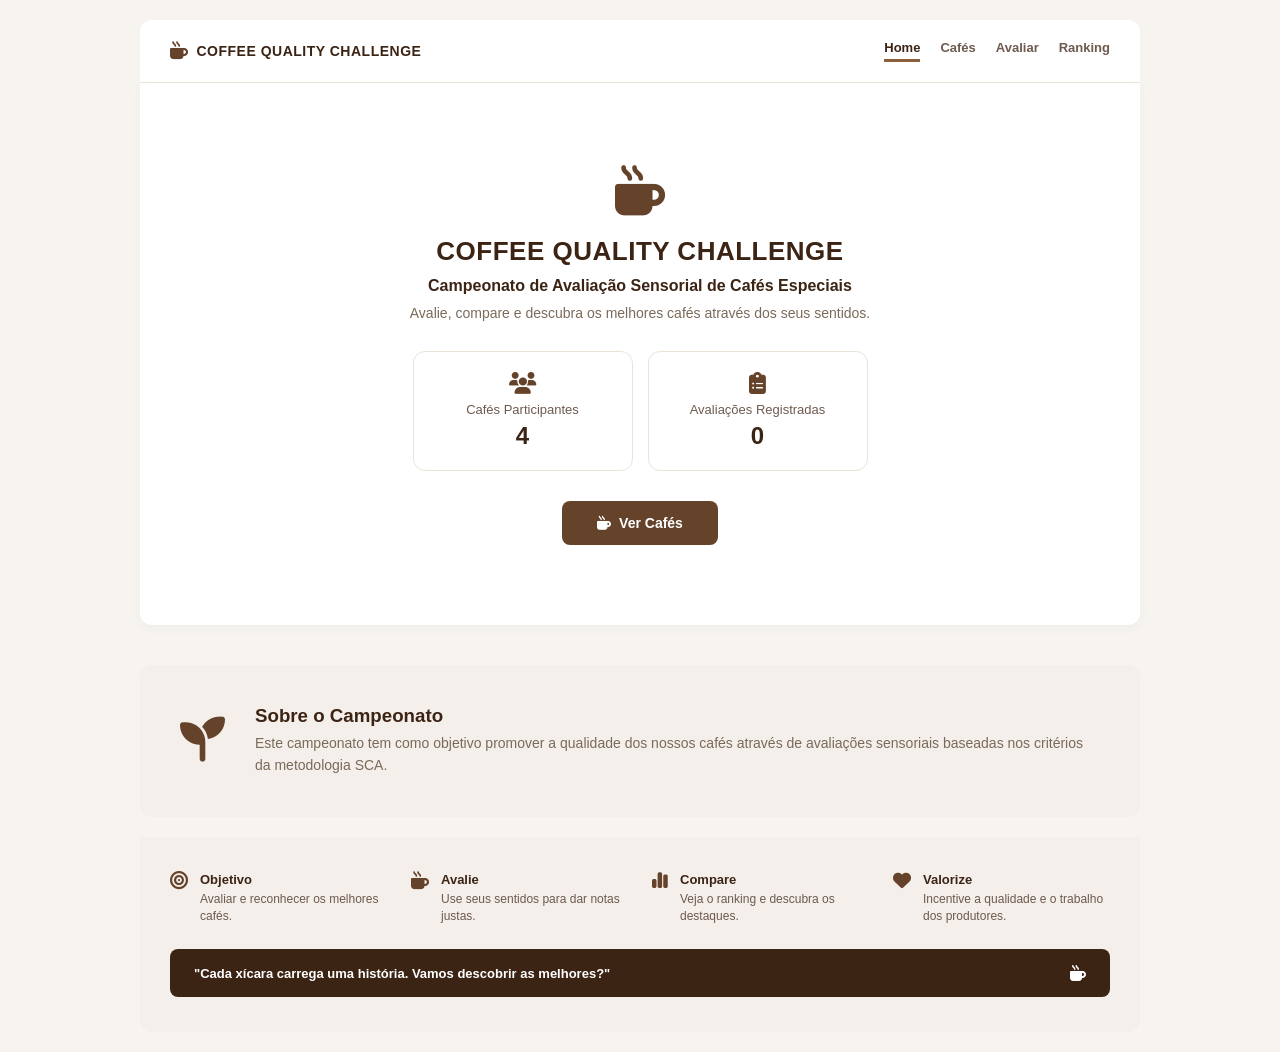
<file: index.html>
<!DOCTYPE html>
<html lang="pt-BR">
<head>
<meta charset="UTF-8">
<meta name="viewport" content="width=device-width, initial-scale=1.0">
<title>Coffee Quality Challenge - Home</title>
<link rel="stylesheet" href="https://cdnjs.cloudflare.com/ajax/libs/font-awesome/6.4.2/css/all.min.css">
<link rel="stylesheet" href="styles.css">
</head>
<body>

<header>
  <div class="logo"><i class="fa-solid fa-mug-hot"></i> COFFEE QUALITY CHALLENGE</div>
  <nav>
    <a href="index.html" class="active">Home</a>
    <a href="cafes.html">Cafés</a>
    <a href="avaliar.html">Avaliar</a>
    <a href="ranking.html">Ranking</a>
  </nav>
</header>

<main class="page">
  <div class="hero-section">
    <div class="hero-icon"><i class="fa-solid fa-mug-hot"></i></div>
    <h1>COFFEE QUALITY CHALLENGE</h1>
    <p style="font-size:16px; margin-bottom: 10px; font-weight: 600;">Campeonato de Avaliação Sensorial de Cafés Especiais</p>
    <p style="color:#7A6A5A; max-width:500px; margin:0 auto 30px; font-size: 14px;">
      Avalie, compare e descubra os melhores cafés através dos seus sentidos.
    </p>

    <div class="stats">
      <div class="stat-box">
        <div><i class="fa-solid fa-users"></i></div>
        <p>Cafés Participantes</p>
        <div class="numero">4</div>
      </div>
      <div class="stat-box">
        <div><i class="fa-solid fa-clipboard-list"></i></div>
        <p>Avaliações Registradas</p>
        <div class="numero">0</div>
      </div>
    </div>

    <a href="cafes.html" class="btn" style="display: inline-flex; width: auto; padding: 14px 35px;">
      <i class="fa-solid fa-mug-hot"></i> Ver Cafés
    </a>
  </div>
</main>

<section class="about-section">
  <div class="about-icon"><i class="fa-solid fa-seedling"></i></div>
  <div>
    <h3 style="margin-bottom: 5px;">Sobre o Campeonato</h3>
    <p style="color:#7A6A5A; font-size: 14px; line-height:1.6;">
      Este campeonato tem como objetivo promover a qualidade dos nossos cafés através de avaliações sensoriais baseadas nos critérios da metodologia SCA.
    </p>
  </div>
</section>

<footer>
  <div class="footer-grid">
    <div class="footer-item">
      <div class="icone"><i class="fa-solid fa-bullseye"></i></div>
      <div>
        <h4>Objetivo</h4>
        <p>Avaliar e reconhecer os melhores cafés.</p>
      </div>
    </div>
    <div class="footer-item">
      <div class="icone"><i class="fa-solid fa-mug-hot"></i></div>
      <div>
        <h4>Avalie</h4>
        <p>Use seus sentidos para dar notas justas.</p>
      </div>
    </div>
    <div class="footer-item">
      <div class="icone"><i class="fa-solid fa-chart-simple"></i></div>
      <div>
        <h4>Compare</h4>
        <p>Veja o ranking e descubra os destaques.</p>
      </div>
    </div>
    <div class="footer-item">
      <div class="icone"><i class="fa-solid fa-heart"></i></div>
      <div>
        <h4>Valorize</h4>
        <p>Incentive a qualidade e o trabalho dos produtores.</p>
      </div>
    </div>
  </div>
  <div class="footer-quote">
    <span>"Cada xícara carrega uma história. Vamos descobrir as melhores?"</span>
    <i class="fa-solid fa-mug-hot"></i>
  </div>
</footer>

</body>
</html>
</file>
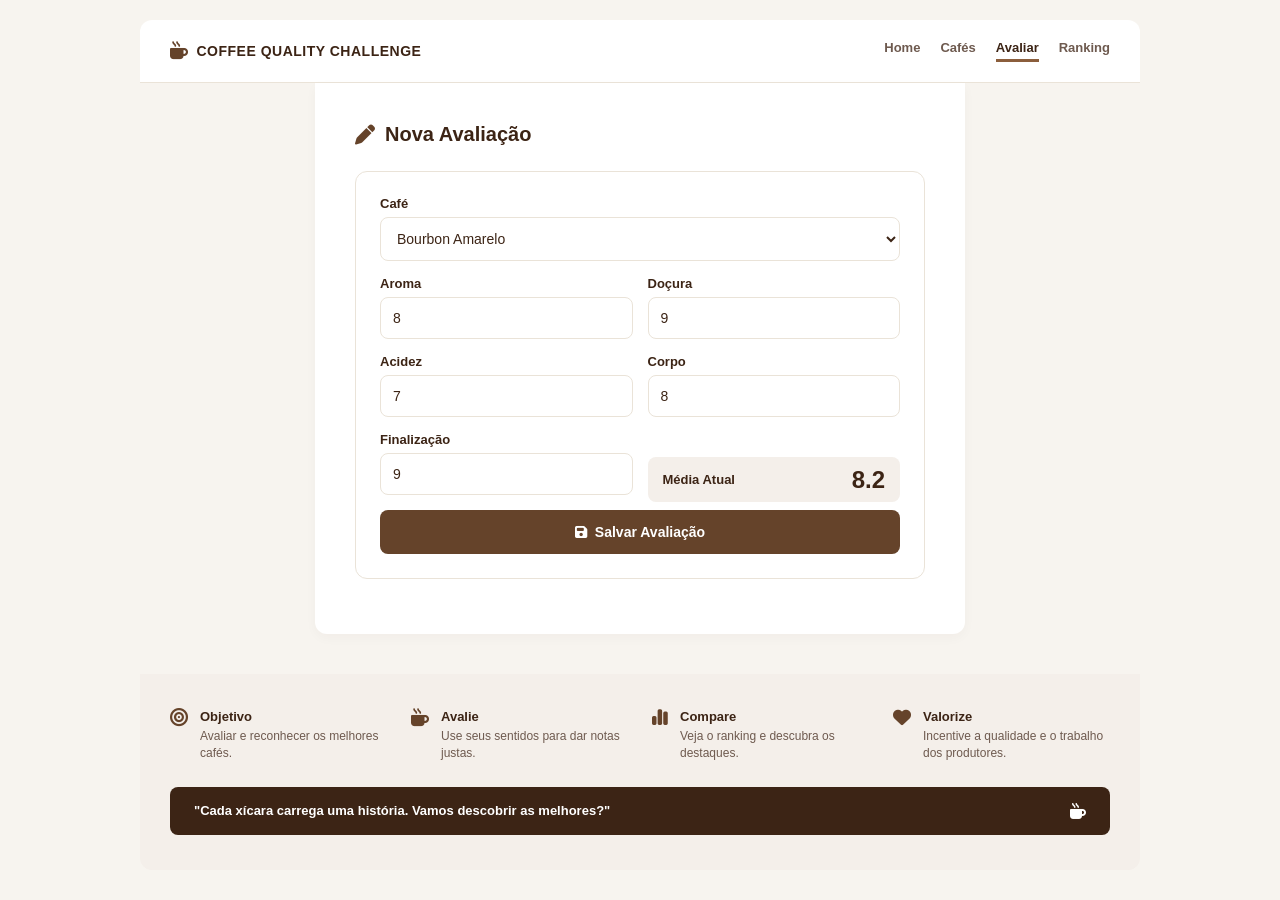
<file: avaliar.html>
<!DOCTYPE html>
<html lang="pt-BR">
<head>
<meta charset="UTF-8">
<meta name="viewport" content="width=device-width, initial-scale=1.0">
<title>Coffee Quality Challenge - Avaliar</title>
<link rel="stylesheet" href="https://cdnjs.cloudflare.com/ajax/libs/font-awesome/6.4.2/css/all.min.css">
<link rel="stylesheet" href="styles.css">
</head>
<body>

<header>
  <div class="logo"><i class="fa-solid fa-mug-hot"></i> COFFEE QUALITY CHALLENGE</div>
  <nav>
    <a href="index.html">Home</a>
    <a href="cafes.html">Cafés</a>
    <a href="avaliar.html" class="active">Avaliar</a>
    <a href="ranking.html">Ranking</a>
  </nav>
</header>

<main class="page" style="max-width:650px;">
  <h2><i class="fa-solid fa-pen"></i> Nova Avaliação</h2>

  <div class="card">
    <label for="cafe">Café</label>
    <select id="cafe">
      <option selected>Bourbon Amarelo</option>
      <option>Catuaí Vermelho</option>
      <option>Arara</option>
      <option>Mundo Novo</option>
    </select>

    <div class="row2">
      <div>
        <label for="aroma">Aroma</label>
        <input type="text" id="aroma" value="8">
      </div>
      <div>
        <label for="docura">Doçura</label>
        <input type="text" id="docura" value="9">
      </div>
    </div>

    <div class="row2">
      <div>
        <label for="acidez">Acidez</label>
        <input type="text" id="acidez" value="7">
      </div>
      <div>
        <label for="corpo">Corpo</label>
        <input type="text" id="corpo" value="8">
      </div>
    </div>

    <div class="row2">
      <div>
        <label for="finalizacao">Finalização</label>
        <input type="text" id="finalizacao" value="9">
      </div>
      <div>
        <div class="media-box" style="margin-top: 25px;">
          <p style="margin:0; font-size: 13px; font-weight: 700;">Média Atual</p>
          <div class="numero">8.2</div>
        </div>
      </div>
    </div>

    <button class="btn"><i class="fa-solid fa-floppy-disk"></i> Salvar Avaliação</button>
  </div>
</main>

<footer>
  <div class="footer-grid">
    <div class="footer-item">
      <div class="icone"><i class="fa-solid fa-bullseye"></i></div>
      <div>
        <h4>Objetivo</h4>
        <p>Avaliar e reconhecer os melhores cafés.</p>
      </div>
    </div>
    <div class="footer-item">
      <div class="icone"><i class="fa-solid fa-mug-hot"></i></div>
      <div>
        <h4>Avalie</h4>
        <p>Use seus sentidos para dar notas justas.</p>
      </div>
    </div>
    <div class="footer-item">
      <div class="icone"><i class="fa-solid fa-chart-simple"></i></div>
      <div>
        <h4>Compare</h4>
        <p>Veja o ranking e descubra os destaques.</p>
      </div>
    </div>
    <div class="footer-item">
      <div class="icone"><i class="fa-solid fa-heart"></i></div>
      <div>
        <h4>Valorize</h4>
        <p>Incentive a qualidade e o trabalho dos produtores.</p>
      </div>
    </div>
  </div>
  <div class="footer-quote">
    <span>"Cada xícara carrega uma história. Vamos descobrir as melhores?"</span>
    <i class="fa-solid fa-mug-hot"></i>
  </div>
</footer>

</body>
</html>
</file>
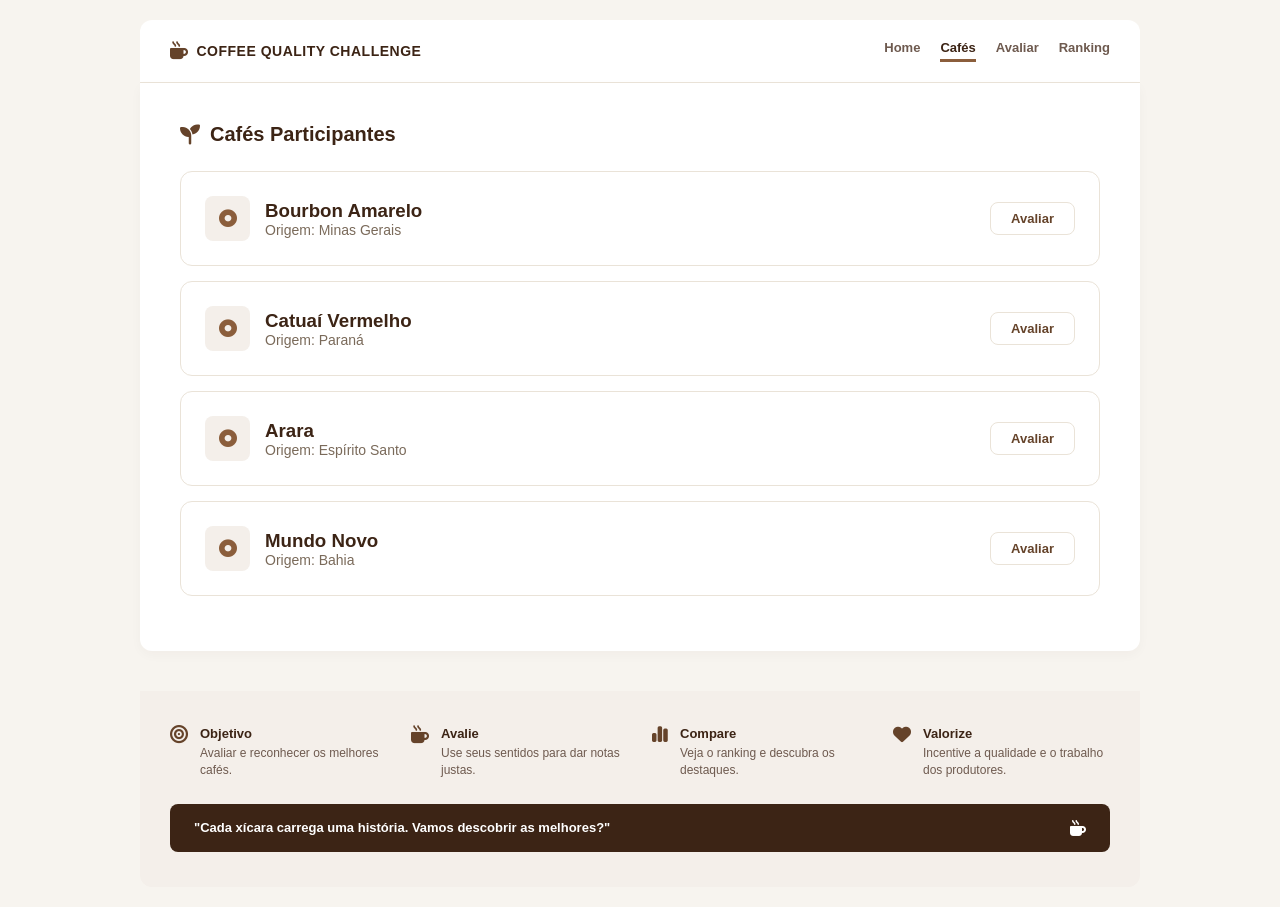
<file: cafes.html>
<!DOCTYPE html>
<html lang="pt-BR">
<head>
<meta charset="UTF-8">
<meta name="viewport" content="width=device-width, initial-scale=1.0">
<title>Coffee Quality Challenge - Cafés</title>
<link rel="stylesheet" href="https://cdnjs.cloudflare.com/ajax/libs/font-awesome/6.4.2/css/all.min.css">
<link rel="stylesheet" href="styles.css">
</head>
<body>

<header>
  <div class="logo"><i class="fa-solid fa-mug-hot"></i> COFFEE QUALITY CHALLENGE</div>
  <nav>
    <a href="index.html">Home</a>
    <a href="cafes.html" class="active">Cafés</a>
    <a href="avaliar.html">Avaliar</a>
    <a href="ranking.html">Ranking</a>
  </nav>
</header>

<main class="page">
  <h2><i class="fa-solid fa-seedling"></i> Cafés Participantes</h2>

  <div class="card cafe-item">
    <div class="info">
      <div class="bean-box"><i class="fa-solid fa-circle-dot" style="color: #8B5E3C;"></i></div>
      <div>
        <h3 style="margin:0;">Bourbon Amarelo</h3>
        <p style="margin:0; color:#7A6A5A; font-size: 14px;">Origem: Minas Gerais</p>
      </div>
    </div>
    <a href="avaliar.html" class="btn-outline">Avaliar</a>
  </div>

  <div class="card cafe-item">
    <div class="info">
      <div class="bean-box"><i class="fa-solid fa-circle-dot" style="color: #8B5E3C;"></i></div>
      <div>
        <h3 style="margin:0;">Catuaí Vermelho</h3>
        <p style="margin:0; color:#7A6A5A; font-size: 14px;">Origem: Paraná</p>
      </div>
    </div>
    <a href="avaliar.html" class="btn-outline">Avaliar</a>
  </div>

  <div class="card cafe-item">
    <div class="info">
      <div class="bean-box"><i class="fa-solid fa-circle-dot" style="color: #8B5E3C;"></i></div>
      <div>
        <h3 style="margin:0;">Arara</h3>
        <p style="margin:0; color:#7A6A5A; font-size: 14px;">Origem: Espírito Santo</p>
      </div>
    </div>
    <a href="avaliar.html" class="btn-outline">Avaliar</a>
  </div>

  <div class="card cafe-item">
    <div class="info">
      <div class="bean-box"><i class="fa-solid fa-circle-dot" style="color: #8B5E3C;"></i></div>
      <div>
        <h3 style="margin:0;">Mundo Novo</h3>
        <p style="margin:0; color:#7A6A5A; font-size: 14px;">Origem: Bahia</p>
      </div>
    </div>
    <a href="avaliar.html" class="btn-outline">Avaliar</a>
  </div>
</main>

<footer>
  <div class="footer-grid">
    <div class="footer-item">
      <div class="icone"><i class="fa-solid fa-bullseye"></i></div>
      <div>
        <h4>Objetivo</h4>
        <p>Avaliar e reconhecer os melhores cafés.</p>
      </div>
    </div>
    <div class="footer-item">
      <div class="icone"><i class="fa-solid fa-mug-hot"></i></div>
      <div>
        <h4>Avalie</h4>
        <p>Use seus sentidos para dar notas justas.</p>
      </div>
    </div>
    <div class="footer-item">
      <div class="icone"><i class="fa-solid fa-chart-simple"></i></div>
      <div>
        <h4>Compare</h4>
        <p>Veja o ranking e descubra os destaques.</p>
      </div>
    </div>
    <div class="footer-item">
      <div class="icone"><i class="fa-solid fa-heart"></i></div>
      <div>
        <h4>Valorize</h4>
        <p>Incentive a qualidade e o trabalho dos produtores.</p>
      </div>
    </div>
  </div>
  <div class="footer-quote">
    <span>"Cada xícara carrega uma história. Vamos descobrir as melhores?"</span>
    <i class="fa-solid fa-mug-hot"></i>
  </div>
</footer>

</body>
</html>
</file>
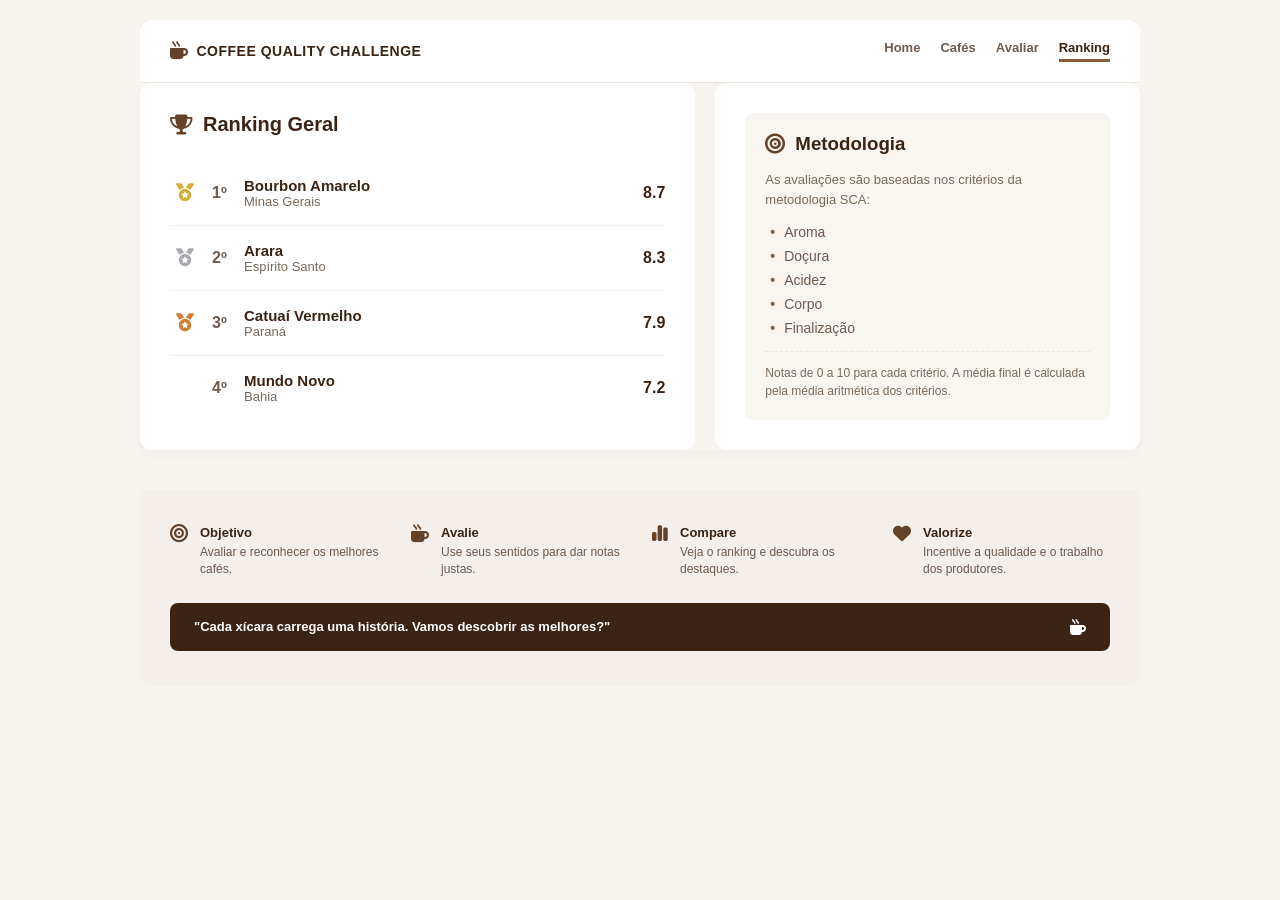
<file: ranking.html>
<!DOCTYPE html>
<html lang="pt-BR">
<head>
<meta charset="UTF-8">
<meta name="viewport" content="width=device-width, initial-scale=1.0">
<title>Coffee Quality Challenge - Ranking</title>
<link rel="stylesheet" href="https://cdnjs.cloudflare.com/ajax/libs/font-awesome/6.4.2/css/all.min.css">
<link rel="stylesheet" href="styles.css">
</head>
<body>

<header>
  <div class="logo"><i class="fa-solid fa-mug-hot"></i> COFFEE QUALITY CHALLENGE</div>
  <nav>
    <a href="index.html">Home</a>
    <a href="cafes.html">Cafés</a>
    <a href="avaliar.html">Avaliar</a>
    <a href="ranking.html" class="active">Ranking</a>
  </nav>
</header>

<main class="page ranking-layout">
  <section class="ranking-section">
    <h2><i class="fa-solid fa-trophy"></i> Ranking Geral</h2>
    
    <div class="ranking-container">
      <div class="ranking-item">
        <div class="posicao-info">
          <div class="podio-medalha"><i class="fa-solid fa-medal ouro"></i></div>
          <span class="posicao-numero">1º</span>
          <div>
            <h3 style="font-size:15px; margin:0;">Bourbon Amarelo</h3>
            <p style="margin:0; color:#7A6A5A; font-size: 13px;">Minas Gerais</p>
          </div>
        </div>
        <div class="media-ranking">8.7</div>
      </div>

      <div class="ranking-item">
        <div class="posicao-info">
          <div class="podio-medalha"><i class="fa-solid fa-medal prata"></i></div>
          <span class="posicao-numero">2º</span>
          <div>
            <h3 style="font-size:15px; margin:0;">Arara</h3>
            <p style="margin:0; color:#7A6A5A; font-size: 13px;">Espírito Santo</p>
          </div>
        </div>
        <div class="media-ranking">8.3</div>
      </div>

      <div class="ranking-item">
        <div class="posicao-info">
          <div class="podio-medalha"><i class="fa-solid fa-medal bronze"></i></div>
          <span class="posicao-numero">3º</span>
          <div>
            <h3 style="font-size:15px; margin:0;">Catuaí Vermelho</h3>
            <p style="margin:0; color:#7A6A5A; font-size: 13px;">Paraná</p>
          </div>
        </div>
        <div class="media-ranking">7.9</div>
      </div>

      <div class="ranking-item">
        <div class="posicao-info">
          <div class="podio-medalha"></div> 
          <span class="posicao-numero">4º</span>
          <div>
            <h3 style="font-size:15px; margin:0;">Mundo Novo</h3>
            <p style="margin:0; color:#7A6A5A; font-size: 13px;">Bahia</p>
          </div>
        </div>
        <div class="media-ranking">7.2</div>
      </div>
    </div>
  </section>

  <aside class="metodologia-section">
    <div class="metodologia-card">
      <div class="metodologia-header">
        <i class="fa-solid fa-bullseye" style="font-size: 20px;"></i>
        <h3 style="margin:0;">Metodologia</h3>
      </div>
      <p style="color:#7A6A5A; font-size:13px; line-height:1.5;">
        As avaliações são baseadas nos critérios da metodologia SCA:
      </p>
      <ul>
        <li>Aroma</li>
        <li>Doçura</li>
        <li>Acidez</li>
        <li>Corpo</li>
        <li>Finalização</li>
      </ul>
      <p style="color:#7A6A5A; font-size:12px; line-height:1.5; border-top: 1px dashed #EAE3D8; padding-top:12px; margin-top:10px;">
        Notas de 0 a 10 para cada critério. A média final é calculada pela média aritmética dos critérios.
      </p>
    </div>
  </aside>
</main>

<footer>
  <div class="footer-grid">
    <div class="footer-item">
      <div class="icone"><i class="fa-solid fa-bullseye"></i></div>
      <div>
        <h4>Objetivo</h4>
        <p>Avaliar e reconhecer os melhores cafés.</p>
      </div>
    </div>
    <div class="footer-item">
      <div class="icone"><i class="fa-solid fa-mug-hot"></i></div>
      <div>
        <h4>Avalie</h4>
        <p>Use seus sentidos para dar notas justas.</p>
      </div>
    </div>
    <div class="footer-item">
      <div class="icone"><i class="fa-solid fa-chart-simple"></i></div>
      <div>
        <h4>Compare</h4>
        <p>Veja o ranking e descubra os destaques.</p>
      </div>
    </div>
    <div class="footer-item">
      <div class="icone"><i class="fa-solid fa-heart"></i></div>
      <div>
        <h4>Valorize</h4>
        <p>Incentive a qualidade e o trabalho dos produtores.</p>
      </div>
    </div>
  </div>
  <div class="footer-quote">
    <span>"Cada xícara carrega uma história. Vamos descobrir as melhores?"</span>
    <i class="fa-solid fa-mug-hot"></i>
  </div>
</footer>

</body>
</html>
</file>
<file: styles.css>
* {
  box-sizing: border-box;
  margin: 0;
  padding: 0;
  font-family: -apple-system, BlinkMacSystemFont, "Segoe UI", Roboto, Helvetica, Arial, sans-serif;
}

body {
  background-color: #F7F4EF; 
  color: #3C2415;            
  padding: 20px;
  display: flex;
  flex-direction: column;
  align-items: center;
  min-height: 100vh;
}

header, main, section, footer {
  width: 100%;
  max-width: 1000px;
  margin: 0 auto;
}

i {
  color: #65432A; 
}

header {
  background: #FFF;
  padding: 20px 30px;
  border-radius: 12px 12px 0 0;
  display: flex;
  justify-content: space-between;
  align-items: center;
  border-bottom: 1px solid #EAE3D8;
}

.logo {
  font-size: 14px;
  font-weight: 800;
  color: #3C2415;
  letter-spacing: 0.5px;
  display: flex;
  align-items: center;
  gap: 8px;
}

.logo i {
  font-size: 18px;
}

nav {
  display: flex;
  gap: 20px;
}

nav a {
  text-decoration: none;
  color: #6E5A4F;
  font-size: 13px;
  font-weight: 600;
  padding-bottom: 4px;
  transition: color 0.2s;
}

nav a:hover, nav a.active {
  color: #3C2415;
  border-bottom: 3px solid #8B5E3C; 
}

.page {
  background: #FFF;
  padding: 40px;
  border-radius: 0 0 12px 12px;
  margin-bottom: 20px;
  box-shadow: 0 4px 12px rgba(60, 36, 21, 0.03);
}

.hero-section {
  text-align: center;
  padding: 40px 0;
}

.hero-icon {
  font-size: 50px;
  color: #65432A;
  margin-bottom: 15px;
}

h1 {
  font-size: 26px;
  font-weight: 800;
  color: #3C2415;
  letter-spacing: 0.5px;
  margin-bottom: 10px;
}

h2 {
  font-size: 20px;
  font-weight: 700;
  color: #3C2415;
  margin-bottom: 25px;
  display: flex;
  align-items: center;
  gap: 10px;
}

.card {
  background: #FFF;
  border: 1px solid #EAE3D8;
  border-radius: 12px;
  padding: 24px;
  margin-bottom: 15px;
}

label {
  display: block;
  font-size: 13px;
  font-weight: 700;
  color: #3C2415;
  margin-bottom: 6px;
}

input[type="text"], select {
  width: 100%;
  padding: 12px;
  border: 1px solid #EAE3D8;
  background: #FFF;
  border-radius: 8px;
  font-size: 14px;
  color: #3C2415;
  margin-bottom: 15px;
}

.row2 {
  display: grid;
  grid-template-columns: 1fr 1fr;
  gap: 15px;
}

.btn {
  display: flex;
  align-items: center;
  justify-content: center;
  gap: 8px;
  background: #65432A; 
  color: #FFF;
  border: none;
  padding: 14px;
  border-radius: 8px;
  font-size: 14px;
  font-weight: 700;
  cursor: pointer;
  text-align: center;
  text-decoration: none;
  width: 100%;
}

.btn i {
  color: #FFF;
}

.btn:hover {
  background: #523520;
}

.btn-outline {
  border: 1px solid #EAE3D8;
  color: #65432A;
  background: #FFF;
  padding: 8px 20px;
  border-radius: 8px;
  font-size: 13px;
  font-weight: 700;
  text-decoration: none;
}

.btn-outline:hover {
  background: #FDFBF9;
  border-color: #65432A;
}

.media-box {
  background: #F4EFEA;
  border-radius: 8px;
  padding: 10px 15px;
  display: flex;
  justify-content: space-between;
  align-items: center;
  height: 45px;
}

.stats {
  display: flex;
  gap: 15px;
  justify-content: center;
  margin: 30px 0;
}

.stat-box {
  background: #FFF;
  border: 1px solid #EAE3D8;
  border-radius: 12px;
  padding: 20px;
  flex: 1;
  max-width: 220px;
  text-align: center;
}

.stat-box i {
  font-size: 22px;
  margin-bottom: 8px;
}

.stat-box p {
  font-size: 13px;
  color: #6E5A4F;
  margin-bottom: 5px;
}

.stat-box .numero, .media-box .numero {
  font-size: 24px;
  font-weight: 800;
}

.cafe-item {
  display: flex;
  justify-content: space-between;
  align-items: center;
}

.cafe-item .info {
  display: flex;
  align-items: center;
  gap: 15px;
}

.bean-box {
  background: #F4EFEA;
  width: 45px;
  height: 45px;
  display: flex;
  align-items: center;
  justify-content: center;
  border-radius: 8px;
}

.bean-box i {
  font-size: 18px;
}

section.about-section {
  background: #F4EFEA;
  border-radius: 12px;
  padding: 40px;
  display: flex;
  gap: 30px;
  align-items: center;
  margin-top: 20px;
}

.about-icon {
  font-size: 45px;
  color: #65432A;
}

.ranking-layout {
  display: grid;
  grid-template-columns: 1.7fr 1.3fr;
  gap: 20px;
  background: transparent;
  padding: 0;
}

.ranking-section, .metodologia-section {
  background: #FFF;
  padding: 30px;
  border-radius: 12px;
}

.ranking-item {
  display: flex;
  justify-content: space-between;
  align-items: center;
  border-bottom: 1px solid #F4EFEA;
  padding: 16px 0;
}

.ranking-item:last-child {
  border-bottom: none;
}

.posicao-info {
  display: flex;
  align-items: center;
  gap: 12px;
}

.podio-medalha {
  font-size: 18px;
  width: 30px;
  text-align: center;
}

.podio-medalha .fa-medal.ouro { color: #D4AF37; }
.podio-medalha .fa-medal.prata { color: #AAA9AD; }
.podio-medalha .fa-medal.bronze { color: #CD7F32; }

.posicao-numero {
  font-weight: 800;
  width: 20px;
  color: #6E5A4F;
}

.media-ranking {
  font-weight: 800;
  font-size: 16px;
}

.metodologia-card {
  background: #F9F6F2;
  border: none;
  padding: 20px;
  border-radius: 8px;
}

.metodologia-header {
  display: flex;
  align-items: center;
  gap: 10px;
  margin-bottom: 15px;
}

.metodologia-card ul {
  list-style: none;
  padding-left: 5px;
  margin: 15px 0;
}

.metodologia-card ul li {
  margin-bottom: 8px;
  font-size: 14px;
  color: #6E5A4F;
}

.metodologia-card ul li::before {
  content: "• ";
  color: #8B5E3C;
  font-weight: bold;
  margin-right: 5px;
}

footer {
  background: #F4EFEA;
  padding: 35px 30px;
  border-radius: 0 0 12px 12px;
  margin-top: 20px;
}

.footer-grid {
  display: grid;
  grid-template-columns: repeat(auto-fit, minmax(200px, 1fr));
  gap: 24px;
  margin-bottom: 25px;
}

.footer-item {
  display: flex;
  gap: 12px;
}

.footer-item .icone i {
  font-size: 18px;
}

.footer-item h4 {
  font-size: 13px;
  margin-bottom: 4px;
}

.footer-item p {
  font-size: 12px;
  color: #6E5A4F;
  line-height: 1.4;
}

.footer-quote {
  background: #3C2415; 
  color: #FFF;
  padding: 16px 24px;
  border-radius: 8px;
  display: flex;
  justify-content: space-between;
  align-items: center;
  font-size: 13px;
  font-weight: 600;
}

.footer-quote i {
  color: #FFF;
  font-size: 16px;
}

@media (max-width: 768px) {
  .ranking-layout { grid-template-columns: 1fr; }
  .row2 { grid-template-columns: 1fr; gap: 0; }
  .stats { flex-direction: column; align-items: center; }
  .stat-box { width: 100%; max-width: none; }
}
</file>
